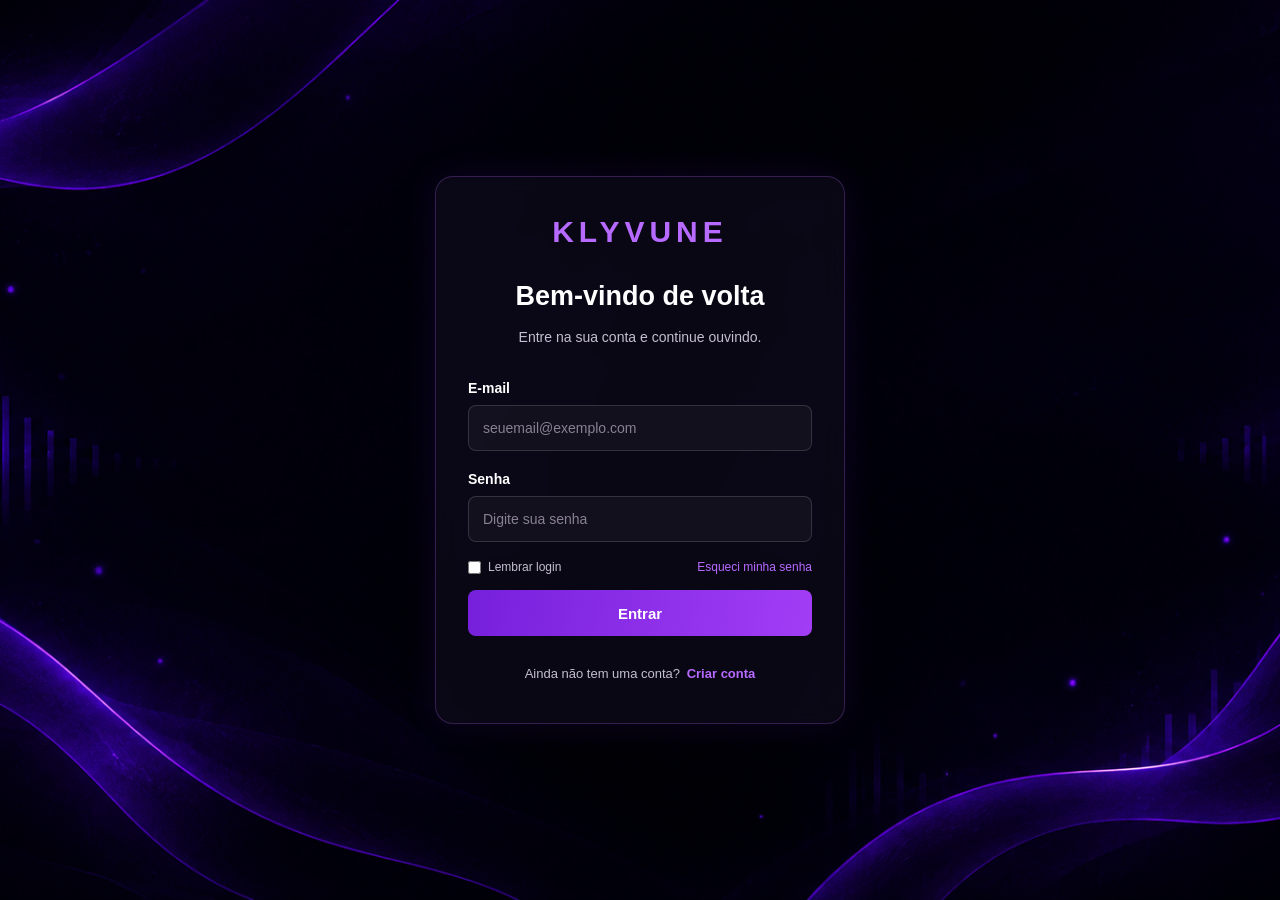
<file: index.html>
<!DOCTYPE html>
<html lang="pt-br">

<head>
    <meta charset="UTF-8">
    <meta name="viewport" content="width=device-width, initial-scale=1.0">
    <meta name="theme-color" content="#080510">
    <link rel="stylesheet" href="style.css">
    <link rel="icon" href="midias/logotipo-KLYVUNE.png" type="image/">
    <title>Entrar | KLYVUNE</title>
</head>

<body>
    <main class="login">
        <header class="cabecalho">
            <a href="index.html" class="logo" aria-label="KLYVUNE, página inicial">KLYVUNE</a>
            <h1>Bem-vindo de volta</h1>
            <p>Entre na sua conta e continue ouvindo.</p>
        </header>

        <form action="#" method="post" id="formLogin">
            <div class="campo">
                <label for="email">E-mail</label>
                <input type="email" name="email" id="email" placeholder="seuemail@exemplo.com" autocomplete="email"
                    required>
            </div>

            <div class="campo">
                <label for="senha">Senha</label>
                <input type="password" name="senha" id="senha" placeholder="Digite sua senha"
                    autocomplete="current-password" required>
            </div>

            <div class="opcoes">
                <label for="lembrar">
                    <input type="checkbox" name="lembrar" id="lembrar">
                    Lembrar login
                </label>

                <a href="esqueceuSenha/index.html">Esqueci minha senha</a>

                <button type="submit" id="entrar">Entrar</button>
            </div>
        </form>

        <footer class="rodape">
            <p>Ainda não tem uma conta? <a href="cadastro/index.html">Criar conta</a></p>
        </footer>
    </main>
</body>

</html>
</file>
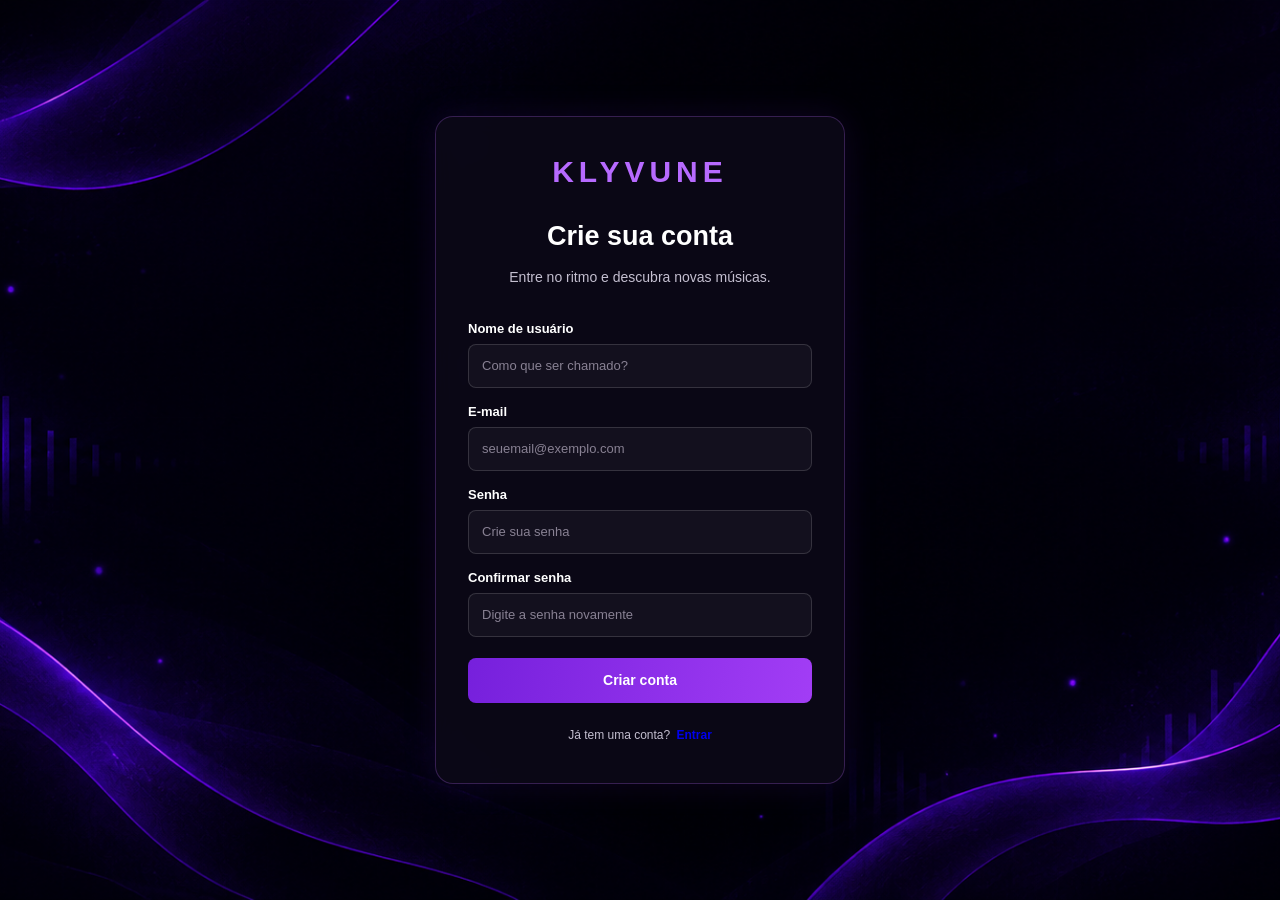
<file: cadastro/index.html>
<!DOCTYPE html>
<html lang="pt-br">

<head>
    <meta charset="UTF-8">
    <meta name="viewport" content="width=device-width, initial-scale=1.0">
    <meta name="theme-color" content="#080510">
    <link rel="stylesheet" href="style.css">
    <link rel="icon" href="../midias/logotipo-KLYVUNE.png" type="image/png">
    <title>Criar conta | KLYVUNE</title>
</head>

<body>
    <main class="cadastro">
        <header class="cabecalho">
            <a href="../index.html" class="logo" aria-label="KLYVUNE, página inicial">KLYVUNE</a>
            <h1>Crie sua conta</h1>
            <p>Entre no ritmo e descubra novas músicas.</p>
        </header>

        <form action="#" method="post" id="formCadastro">
            <div class="campo">
                <label for="nome">Nome de usuário</label>
                <input type="text" name="nome" placeholder="Como que ser chamado?" autocomplete="username" minlength="3"
                    maxlength="30" required>
            </div>

            <div class="campo">
                <label for="email">E-mail</label>
                <input type="email" name="email" id="email" placeholder="seuemail@exemplo.com" autocomplete="email"
                    required>
            </div>

            <div class="campo">
                <label for="senha">Senha</label>
                <input type="password" name="senha" id="senha" placeholder="Crie sua senha" autocomplete="new-password"
                    minlength="8" required>
            </div>

            <div class="campo">
                <label for="confirmarSenha">Confirmar senha</label>
                <input type="password" name="confirmarSenha" id="confirmarSenha" placeholder="Digite a senha novamente"
                    autocomplete="new-password" minlength="8" required>
            </div>

            <button type="submit" id="cadastrar">Criar conta</button>
        </form>

        <footer class="rodape">
            <p>Já tem uma conta? <a href="../index.html">Entrar</a></p>
        </footer>
    </main>
</body>

</html>
</file>
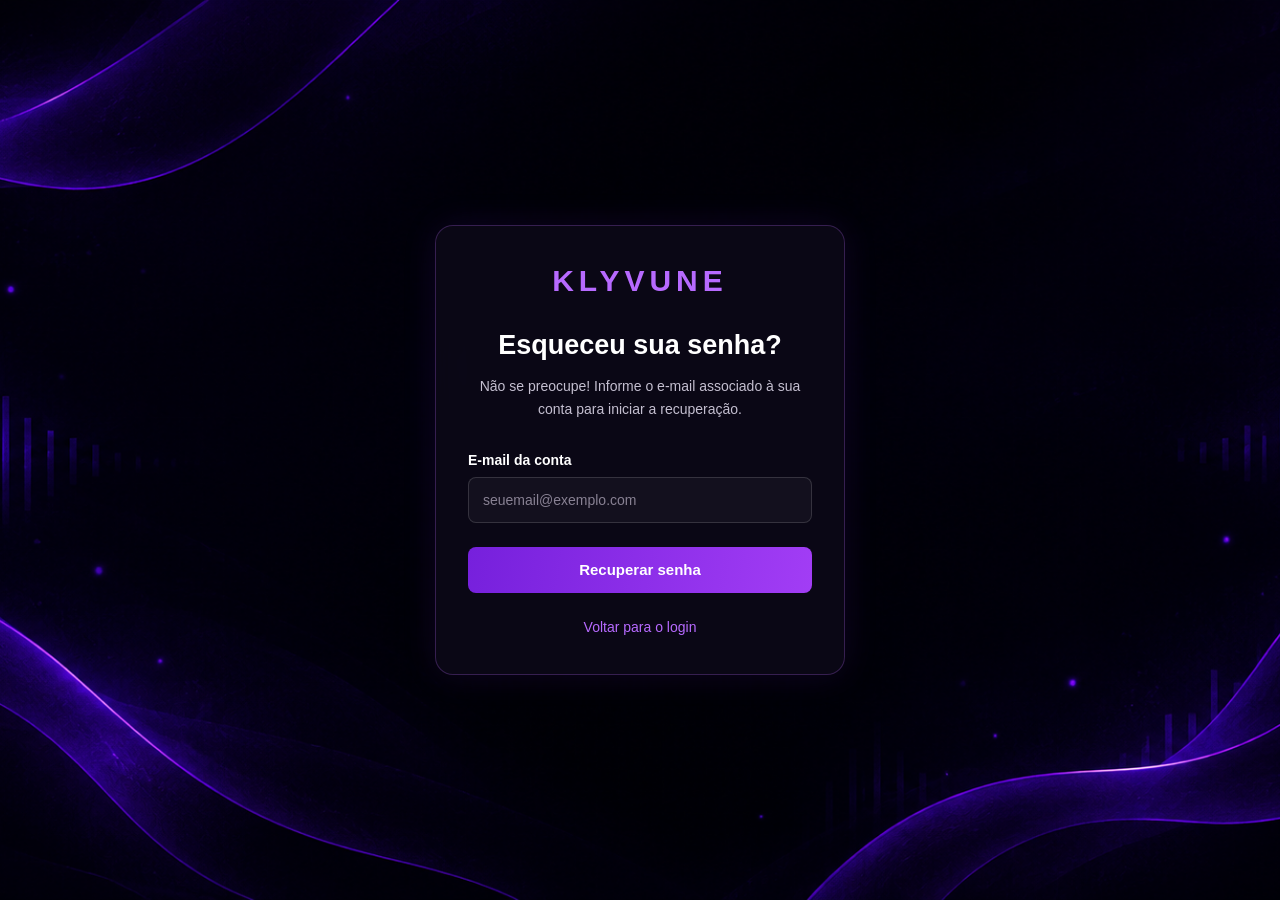
<file: esqueceuSenha/index.html>
<!DOCTYPE html>
<html lang="pt-br">

<head>
    <meta charset="UTF-8">
    <meta name="viewport" content="width=device-width, initial-scale=1.0">
    <meta name="theme-color" content="#080510">
    <link rel="stylesheet" href="style.css">
    <link rel="icon" href="../midias/logotipo-KLYVUNE.png" type="image/png">
    <title>Recuperar senha | KLYVUNE</title>
</head>

<body>
    <main class="recuperacao">
        <header class="cabecalho">
            <a href="../index.html" class="logo" aria-label="KLYVUNE, página inicial">KLYVUNE</a>
            <h1>Esqueceu sua senha?</h1>
            <p>Não se preocupe! Informe o e-mail associado à sua conta para iniciar a recuperação.</p>
        </header>

        <form action="#" method="post" id="formRecuperacao">
            <div class="campo">
                <label for="email">E-mail da conta</label>
                <input type="email" name="email" id="email" placeholder="seuemail@exemplo.com" autocomplete="email" required>
            </div>

            <button type="submit" id="recuperar">Recuperar senha</button>
        </form>

        <footer class="rodape">
            <a href="../index.html">Voltar para o login</a>
        </footer>
    </main>
</body>

</html>
</file>
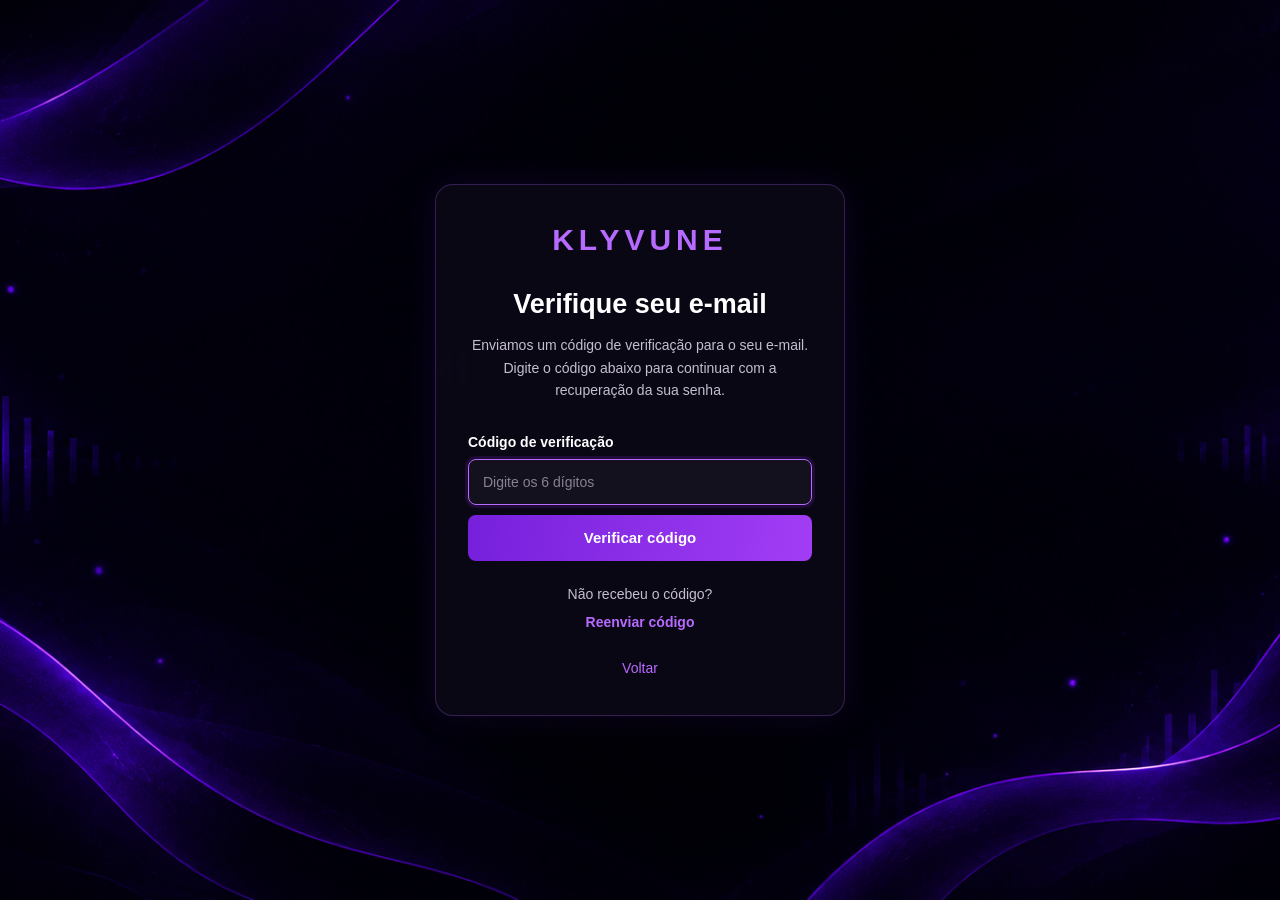
<file: esqueceuSenha/confirmarCodigo.html>
<!DOCTYPE html>
<html lang="pt-br">

<head>
    <meta charset="UTF-8">
    <meta name="viewport" content="width=device-width, initial-scale=1.0">
    <meta name="theme-color" content="#080510">
    <link rel="stylesheet" href="style.css">
    <link rel="icon" href="../midias/logotipo-KLYVUNE.png" type="image/png">
    <title>Verificar código | KLYVUNE</title>
</head>

<body>
    <main class="recuperacao">
        <header class="cabecalho">
            <a href="../index.html" class="logo" aria-label="KLYVUNE, página inicial">KLYVUNE</a>
            <h1>Verifique seu e-mail</h1>
            <p>Enviamos um código de verificação para o seu e-mail. Digite o código abaixo para continuar com a
                recuperação da sua senha.</p>
        </header>

        <form action="#" method="post" id="formCodigo">
            <div class="campo">
                <label for="codigo">Código de verificação</label>
                <input type="text" name="codigo" id="codigo" placeholder="Digite os 6 dígitos" inputmode="numeric"
                    autocomplete="one-time-code" pattern="[0-9]{6}" minlength="6" required autofocus>
            </div>

            <button type="submit" id="verificar">Verificar código</button>
        </form>

        <div class="reenviar">
            <p>Não recebeu o código?</p>
            <button type="button" id="reenviarCodigo">Reenviar código</button>
        </div>

        <footer class="rodape">
            <a href="index.html">Voltar</a>
        </footer>
    </main>
</body>

</html>
</file>
<file: style.css>
:root {
    --fundo: #080510;
    --roxo: #8b2cf5;
    --roxoClaro: #b76aff;
    --branco: #ffffff;
    --texto: #c4bfd0;
    --fundoCartao: rgba(12, 8, 24, 0.88);
    --borda: rgba(183, 106, 255, 0.25);
}

/*=================================================*/
/*  CONFIGURAÇÕES GERAIS                           */
/*=================================================*/
* {
    margin: 0;
    padding: 0;
    box-sizing: border-box;
    font-family: Arial, Helvetica, sans-serif;
}

body {
    min-height: 100vh;
    display: flex;
    align-items: center;
    justify-content: center;
    padding: 24px;
    color: var(--branco);

    background-color: var(--fundo);
    background-image: url("midias/background-KLYVUNE.png");
    background-size: cover;
    background-position: center;
    background-repeat: no-repeat;
    background-attachment: fixed;
}

/*=================================================*/
/*  CARTÃO LOGIN                                   */
/*=================================================*/
.login {
    width: 100%;
    max-width: 410px;
    padding: 38px 32px;
    background: var(--fundoCartao);
    border: 1px solid var(--borda);
    border-radius: 18px;
    box-shadow: 0 0 35px rgba(112, 35, 230, 0.12);
    backdrop-filter: blur(12px);
    -webkit-backdrop-filter: blur(12px);
}

/*=================================================*/
/*  CABEÇALHO                                      */
/*=================================================*/
.cabecalho {
    text-align: center;
    margin-bottom: 32px;
}

.logo {
    display: inline-block;
    margin-bottom: 30px;
    color: var(--roxoClaro);
    font-size: 30px;
    font-weight: bold;
    letter-spacing: 5px;
    text-decoration: none;
}

.cabecalho h1 {
    margin-bottom: 12px;
    font-size: 27px;
    line-height: 1.3;
}

.cabecalho p {
    color: var(--texto);
    font-size: 14px;
    line-height: 1.6;
}

/*=================================================*/
/*  CAMPOS DO FORMULÁRIO                           */
/*=================================================*/
#formLogin {
    display: flex;
    flex-direction: column;
    gap: 20px;
}

.campo {
    display: flex;
    flex-direction: column;
    gap: 9px;
}

.campo label {
    font-size: 14px;
    font-weight: 600;
}

.campo input {
    width: 100%;
    height: 46px;
    padding: 0 14px;
    background: rgba(255, 255, 255, 0.04);
    border: 1px solid rgba(255, 255, 255, 0.14);
    border-radius: 8px;
    outline: none;
    color: var(--branco);
    font-size: 14px;
    transition: border-color 0.2s, box-shadow 0.2s;
}

.campo input::placeholder {
    color: #888193;
}

.campo input:focus {
    border-color: var(--roxoClaro);
    box-shadow: 0 0 0 3px rgba(139, 44, 245, 0.15);
}

.campo input::-ms-reveal {
    filter: invert(1);
}

/*=================================================*/
/*  LEMBRAR LOGIN E ESQUECEU A SENHA               */
/*=================================================*/
.opcoes {
    display: flex;
    align-items: center;
    justify-content: space-between;
    flex-wrap: wrap;
    gap: 12px;
    margin-top: -2px;
    font-size: 12px;
}

.opcoes label {
    display: flex;
    align-items: center;
    gap: 7px;
    color: var(--texto);
    cursor: pointer;
}

.opcoes input[type="checkbox"] {
    accent-color: var(--roxo);
    cursor: pointer;
}

.opcoes a,
.rodape a {
    color: var(--roxoClaro);
    text-decoration: none;
    transition: color 0.2s;
}

.opcoes a:hover,
.rodape a:hover {
    color: var(--branco);
    text-decoration: underline;
}

/*=================================================*/
/*  BOTÃO DE ENTRAR                                */
/*=================================================*/
#entrar {
    width: 100%;
    min-height: 46px;
    margin-top: 4px;
    background: linear-gradient(100deg, #7620dc, #a23df5);
    border: none;
    border-radius: 8px;
    color: var(--branco);
    font-size: 15px;
    font-weight: bold;
    cursor: pointer;
    transition: transform 0.2s, box-shadow 0.2s;
}

#entrar:hover {
    transform: translateY(-2px);
    box-shadow: 0 5px 20px rgba(139, 44, 245, 0.3);
}

#entrar:active {
    transform: translateY(0);
}

#entar:focus-visible {
    outline: 2px solid var(--branco);
    outline-offset: 3px;
}

/*=================================================*/
/*  RODAPÉ                                         */
/*=================================================*/
.rodape {
    margin-top: 28px;
    text-align: center;
}

.rodape p {
    color: var(--texto);
    font-size: 13px;
    line-height: 1.6;
}

.rodape a {
    margin-left: 3px;
    font-weight: bold;
}

/*=================================================*/
/*  RESPONSIVIDADE                                 */
/*=================================================*/
@media (max-width: 480px) {
    body {
        padding: 16px;
        background-attachment: scroll;
    }

    .login {
        max-width: 360px;
        padding: 30px 22px;
        border-radius: 14px;
    }

    .logo {
        font-size: 26px;
        letter-spacing: 4px;
        margin-bottom: 25px;
    }

    .cabecalho h1 {
        font-size: 22px;
    }

    .cabecalho {
        margin-bottom: 28px;
    }

    .opcoes {
        font-size: 11px;
    }
}
</file>
<file: cadastro/style.css>
:root {
    --fundo: #080510;
    --roxo: #8b2cf5;
    --roxoClaro: #b76aff;
    --branco: #ffffff;
    --texto: #c4bfd0;
    --fundoCartao: rgba(12, 8, 24, 0.90);
    --borda: rgba(183, 106, 255, 0.25);
}

/*=================================================*/
/*  CONFIGURAÇÕES GERAIS                           */
/*=================================================*/
* {
    margin: 0;
    padding: 0;
    box-sizing: border-box;
    font-family: Arial, Helvetica, sans-serif;
}

body {
    min-height: 100vh;
    display: flex;
    align-items: center;
    justify-content: center;
    padding: 24px;
    color: var(--branco);

    background-color: var(--fundo);
    background-image: url("../midias/background-KLYVUNE.png");
    background-size: cover;
    background-position: center;
    background-repeat: no-repeat;
    background-attachment: fixed;
}

/*=================================================*/
/*  CARTÃO DE CADASTRO                             */
/*=================================================*/
.cadastro {
    width: 100%;
    max-width: 410px;
    padding: 38px 32px;
    background: var(--fundoCartao);
    border: 1px solid var(--borda);
    border-radius: 18px;
    box-shadow: 0 0 35px rgba(112, 35, 230, 0.12);
    backdrop-filter: blur(12px);
    -webkit-backdrop-filter: blur(12px);
}

/*=================================================*/
/*  CABEÇALHO                                      */
/*=================================================*/
.cabecalho {
    text-align: center;
    margin-bottom: 32px;
}

.logo {
    display: inline-block;
    margin-bottom: 30px;
    color: var(--roxoClaro);
    font-size: 30px;
    font-weight: bold;
    letter-spacing: 5px;
    text-decoration: none;
}

.cabecalho h1 {
    margin-bottom: 12px;
    font-size: 27px;
    line-height: 1.3;
}

.cabecalho p {
    color: var(--texto);
    font-size: 14px;
    line-height: 1.6;
}

/*=================================================*/
/*  CAMPOS DO FORMULÁRIO                           */
/*=================================================*/
#formCadastro {
    display: flex;
    flex-direction: column;
    gap: 16px;
}

.campo {
    display: flex;
    flex-direction: column;
    gap: 8px;
}

.campo label {
    font-size: 13px;
    font-weight: 600;
}

.campo input {
    width: 100%;
    height: 44px;
    padding: 0 13px;
    background: rgba(255, 255, 255, 0.04);
    border: 1px solid rgba(255, 255, 255, 0.14);
    border-radius: 8px;
    outline: none;
    color: var(--branco);
    font-size: 13px;
    transition: border-color 0.2s, box-shadow 0.2s;
}

.campo input::placeholder {
    color: #888193;
}

.campo input:focus {
    border-color: var(--roxoClaro);
    box-shadow: 0 0 0 3px rgba(139, 44, 245, 0.15);
}

.campo input::-ms-reveal {
    filter: invert(1);
}

/*=================================================*/
/*  BOTÃO DE CADASTRO                              */
/*=================================================*/
#cadastrar {
    width: 100%;
    min-height: 45px;
    margin-top: 5px;
    background: linear-gradient(100deg, #7620dc, #a23df5);
    border: none;
    border-radius: 8px;
    color: var(--branco);
    font-size: 14px;
    font-weight: bold;
    cursor: pointer;
    transition: transform 0.2s, box-shadow 0.2s;
}

#entrar:hover {
    transform: translateY(-2px);
    box-shadow: 0 5px 20px rgba(139, 44, 245, 0.3);
}

#entrar:active {
    transform: translateY(0);
}

#entar:focus-visible {
    outline: 2px solid var(--branco);
    outline-offset: 3px;
}

/*=================================================*/
/*  RODAPÉ                                         */
/*=================================================*/
.rodape {
    margin-top: 23px;
    text-align: center;
}

.rodape p {
    color: var(--texto);
    font-size: 12px;
    line-height: 1.6;
}

.rodape a {
    margin-left: 3px;
    font-weight: bold;
    text-decoration: none;
    transition: color 0.2s;
}

.rodape a:hover {
    color: var(--branco);
    text-decoration: underline;
}

/*=================================================*/
/*  RESPONSIVIDADE                                 */
/*=================================================*/
@media (max-width: 480px) {
    body {
        padding: 16px;
        background-attachment: scroll;
    }

    .cadastro {
        max-width: 360px;
        padding: 27px 22px;
        border-radius: 14px;
    }

    .logo {
        margin-bottom: 20px;
        font-size: 25px;
        letter-spacing: 4px;
    }

    .cabecalho h1 {
        font-size: 22px;
    }

    .cabecalho {
        margin-bottom: 23px;
    }

    #formCadastro {
        gap: 15px;
    }

    .campo input {
        height: 44px;
    }
}

/* Telas com pouca altura */

@media (max-height: 650px) {
    body {
        align-items: flex-start;
    }
}
</file>
<file: esqueceuSenha/style.css>
:root {
    --fundo: #080510;
    --roxo: #8b2cf5;
    --roxoClaro: #b76aff;
    --branco: #ffffff;
    --texto: #c4bfd0;
    --fundoCartao: rgba(12, 8, 24, 0.90);
    --borda: rgba(183, 106, 255, 0.25);
}

/*=================================================*/
/*  CONFIGURAÇÕES GERAIS                           */
/*=================================================*/
* {
    margin: 0;
    padding: 0;
    box-sizing: border-box;
    font-family: Arial, Helvetica, sans-serif;
}

body {
    min-height: 100vh;
    display: flex;
    align-items: center;
    justify-content: center;
    padding: 24px;
    color: var(--branco);

    background-color: var(--fundo);
    background-image: url("../midias/background-KLYVUNE.png");
    background-size: cover;
    background-position: center;
    background-repeat: no-repeat;
    background-attachment: fixed;
}

/*=================================================*/
/*  CARTÃO DE RECUPERAÇÃO                          */
/*=================================================*/
.recuperacao {
    width: 100%;
    max-width: 410px;
    padding: 38px 32px;
    background: var(--fundoCartao);
    border: 1px solid var(--borda);
    border-radius: 18px;
    box-shadow: 0 0 35px rgba(112, 35, 230, 0.12);
    backdrop-filter: blur(12px);
    -webkit-backdrop-filter: blur(12px);
}

/*=================================================*/
/*  CABEÇALHO                                      */
/*=================================================*/
.cabecalho {
    text-align: center;
    margin-bottom: 32px;
}

.logo {
    display: inline-block;
    margin-bottom: 30px;
    color: var(--roxoClaro);
    font-size: 30px;
    font-weight: bold;
    letter-spacing: 5px;
    text-decoration: none;
}

.cabecalho h1 {
    margin-bottom: 12px;
    font-size: 27px;
    line-height: 1.3;
}

.cabecalho p {
    color: var(--texto);
    font-size: 14px;
    line-height: 1.6;
}

/*=================================================*/
/*  FORMULÁRIO                                     */
/*=================================================*/
#formRecuperacao {
    display: flex;
    flex-direction: column;
    gap: 20px;
}

.campo {
    display: flex;
    flex-direction: column;
    gap: 9px;
}

.campo label {
    font-size: 14px;
    font-weight: 600;
}

.campo input {
    width: 100%;
    height: 46px;
    padding: 0 14px;
    background: rgba(255, 255, 255, 0.04);
    border: 1px solid rgba(255, 255, 255, 0.14);
    border-radius: 8px;
    outline: none;
    color: var(--branco);
    font-size: 14px;
    transition: border-color 0.2s, box-shadow 0.2s;
}

.campo input::placeholder {
    color: #888193;
}

.campo input:focus {
    border-color: var(--roxoClaro);
    box-shadow: 0 0 0 3px rgba(139, 44, 245, 0.15);
}

/*=================================================*/
/*  BOTÃO                                          */
/*=================================================*/
#recuperar {
    width: 100%;
    min-height: 46px;
    margin-top: 4px;
    background: linear-gradient(100deg, #7620dc, #a23df5);
    border: none;
    border-radius: 8px;
    color: var(--branco);
    font-size: 15px;
    font-weight: bold;
    cursor: pointer;
    transition: transform 0.2s, box-shadow 0.2s;
}

#recuperar:hover {
    transform: translateY(-2px);
    box-shadow: 0 5px 20px rgba(139, 44, 245, 0.3);
}

#recuperar:active {
    transform: translateY(0);
}

#entar:focus-visible {
    outline: 2px solid var(--branco);
    outline-offset: 3px;
}

/*=================================================*/
/*  RODAPÉ                                         */
/*=================================================*/
.rodape {
    margin-top: 25px;
    text-align: center;
}

.rodape a {
    color: var(--roxoClaro);
    font-size: 14px;
    text-decoration: none;
    transition: color 0.2s;
}

.rodape a:hover {
    color: var(--branco);
    text-decoration: underline;
}

/*=================================================*/
/*  CSS DO CONFIRMAR CÓDIGO                        */
/*=================================================*/
#verificar {
    width: 100%;
    min-height: 46px;
    margin-top: 10px;
    background: linear-gradient(100deg, #7620dc, #a23df5);
    border: none;
    border-radius: 8px;
    color: var(--branco);
    font-size: 15px;
    font-weight: bold;
    cursor: pointer;
    transition: transform 0.2s, box-shadow 0.2s;
}

#verificar:hover {
    transform: translateY(-2px);
    box-shadow: 0 5px 20px rgba(139, 44, 245, 0.3);
}

#verificar:active {
    transform: translateY(0);
}

#verificar:focus-visible,
#reenviarCodigo:focus-visible {
    outline: 2px solid var(--branco);
    outline-offset: 3px;
}

.reenviar {
    margin-top: 25px;
    text-align: center;
}

.reenviar p {
    margin-bottom: 8px;
    color: var(--texto);
    font-size: 14px;
}

#reenviarCodigo {
    padding: 4px;
    background: none;
    border: none;
    color: var(--roxoClaro);
    font-size: 14px;
    font-weight: bold;
    cursor: pointer;
    transition: color 0.2s;
}

#reenviarCodigo:hover {
    color: var(--branco);
    text-decoration: underline;
}


/*=================================================*/
/*  RESPONSIVIDADE                                 */
/*=================================================*/
@media (max-width: 480px) {
    body {
        padding: 16px;
        background-attachment: scroll;
    }

    .recuperacao {
        padding: 30px 22px;
        border-radius: 15px;
    }

    .logo {
        font-size: 27px;
        margin-bottom: 24px;
    }

    .cabecalho h1 {
        font-size: 24px;
    }
}

/* Telas com pouca altura */

@media (max-height: 600px) {
    body {
        align-items: flex-start;
    }

    .recuperacao {
        margin-top: 10px;
        margin-bottom: 10px;
    }
}
</file>
